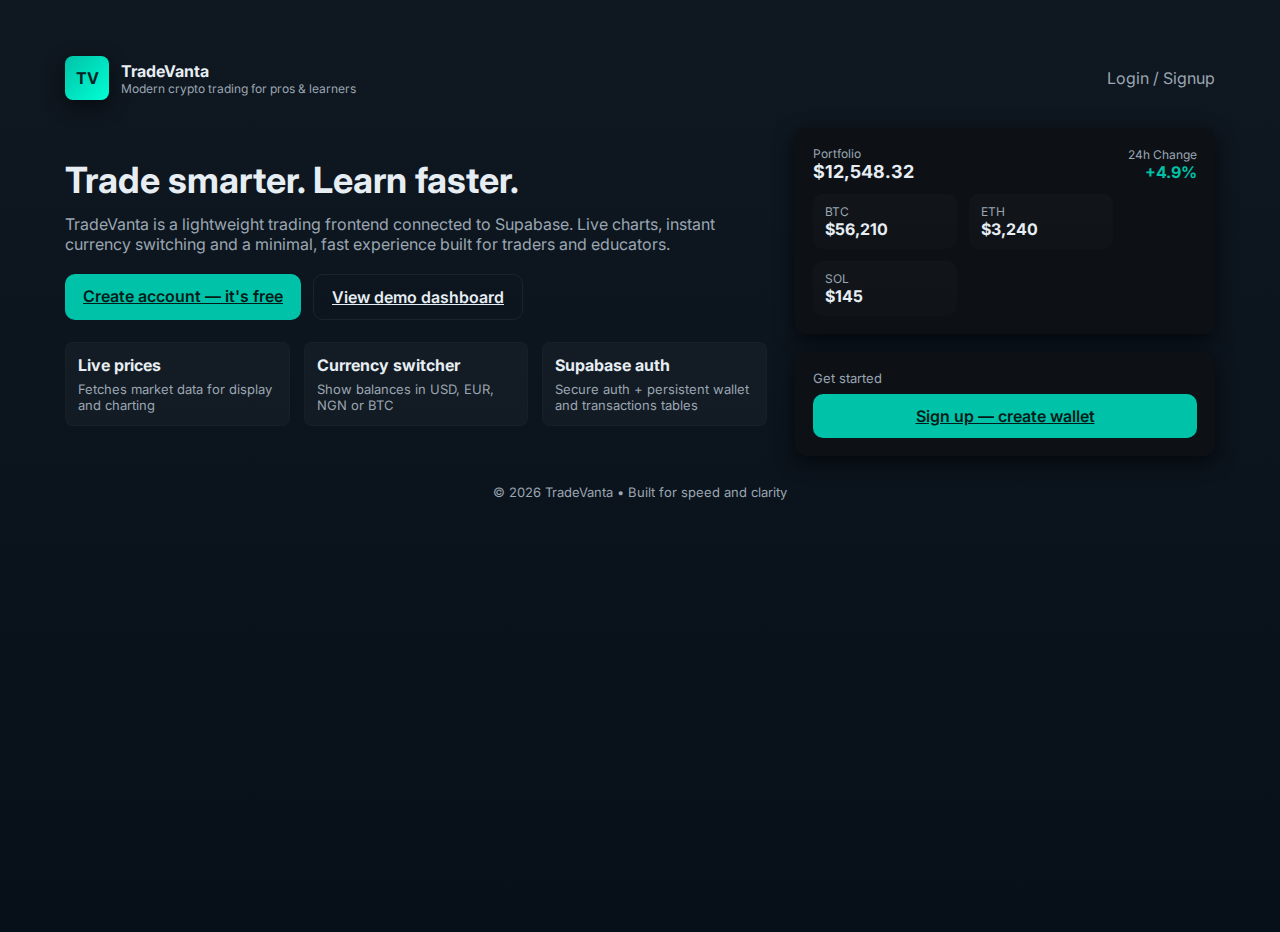
<file: index.html>
<!doctype html>
<html lang="en">
<head>
<meta charset="utf-8" />
<meta name="viewport" content="width=device-width,initial-scale=1" />
<title>TradeVanta — Modern Crypto Trading</title>
<!-- Fonts & icons -->
<link rel="preconnect" href="https://fonts.googleapis.com">
<link href="https://fonts.googleapis.com/css2?family=Inter:wght@300;400;600;700&display=swap" rel="stylesheet">

<style>
  :root{
    --bg:#0f1720;
    --card:#0d1116;
    --muted:#9aa6b2;
    --accent:#00c2a8;
    --accent2:#ff8a4b;
    --strong:#e6eef3;
    --glass: rgba(255,255,255,0.03);
  }
  html,body{height:100%;margin:0;font-family:Inter,system-ui,-apple-system,Segoe UI,Roboto,"Helvetica Neue",Arial;color:var(--strong);background:linear-gradient(180deg,var(--bg),#071018);-webkit-font-smoothing:antialiased}
  .container{max-width:1150px;margin:32px auto;padding:24px}
  header{display:flex;align-items:center;justify-content:space-between;margin-bottom:28px}
  .brand{display:flex;align-items:center;gap:12px}
  .logo{width:44px;height:44px;border-radius:8px;background:linear-gradient(135deg,var(--accent),#00ffd5);display:flex;align-items:center;justify-content:center;font-weight:700;color:#022;box-shadow:0 6px 18px rgba(0,0,0,0.5)}
  .nav a{color:var(--muted);text-decoration:none;margin-left:18px}
  .hero{display:grid;grid-template-columns:1fr 420px;gap:28px;align-items:center}
  .hero h1{font-size:36px;margin:0 0 12px}
  .hero p{color:var(--muted);margin:0 0 20px}
  .cta{display:flex;gap:12px}
  .btn{padding:12px 18px;border-radius:10px;border:none;cursor:pointer;font-weight:600}
  .btn-primary{background:var(--accent);color:#021b18}
  .btn-ghost{background:transparent;border:1px solid rgba(255,255,255,0.06);color:var(--strong)}
  .card{background:var(--card);border-radius:12px;padding:18px;box-shadow:0 6px 20px rgba(0,0,0,0.6)}
  .features{display:grid;grid-template-columns:repeat(3,1fr);gap:14px;margin-top:24px}
  .feature{padding:12px;border-radius:8px;background:var(--glass);border:1px solid rgba(255,255,255,0.02)}
  .footer{color:var(--muted);font-size:13px;margin-top:28px;text-align:center}
  .price-row{display:flex;gap:12px;flex-wrap:wrap}
  .ticker{padding:10px 12px;border-radius:10px;background:linear-gradient(180deg, rgba(255,255,255,0.02), rgba(255,255,255,0.01));min-width:120px}
</style>
</head>
<body>
  <div class="container">
    <header>
      <div class="brand">
        <div class="logo">TV</div>
        <div>
          <div style="font-weight:700">TradeVanta</div>
          <div style="font-size:12px;color:var(--muted)">Modern crypto trading for pros & learners</div>
        </div>
      </div>
      <nav class="nav">
        <a href="auth.html">Login / Signup</a>
      </nav>
    </header>

    <main class="hero">
      <section>
        <h1>Trade smarter. Learn faster.</h1>
        <p>TradeVanta is a lightweight trading frontend connected to Supabase. Live charts, instant currency switching and a minimal, fast experience built for traders and educators.</p>
        <div class="cta">
          <a class="btn btn-primary" href="auth.html">Create account — it's free</a>
          <a class="btn btn-ghost" href="dashboard.html">View demo dashboard</a>
        </div>

        <div class="features" style="margin-top:22px">
          <div class="feature">
            <strong>Live prices</strong>
            <div style="color:var(--muted);font-size:13px;margin-top:6px">Fetches market data for display and charting</div>
          </div>
          <div class="feature">
            <strong>Currency switcher</strong>
            <div style="color:var(--muted);font-size:13px;margin-top:6px">Show balances in USD, EUR, NGN or BTC</div>
          </div>
          <div class="feature">
            <strong>Supabase auth</strong>
            <div style="color:var(--muted);font-size:13px;margin-top:6px">Secure auth + persistent wallet and transactions tables</div>
          </div>
        </div>
      </section>

      <aside>
        <div class="card">
          <div style="display:flex;justify-content:space-between;align-items:center;margin-bottom:12px">
            <div>
              <div style="font-size:12px;color:var(--muted)">Portfolio</div>
              <div style="font-weight:700;font-size:18px">$12,548.32</div>
            </div>
            <div style="text-align:right">
              <div style="font-size:12px;color:var(--muted)">24h Change</div>
              <div style="color:var(--accent);font-weight:700">+4.9%</div>
            </div>
          </div>

          <div class="price-row">
            <div class="ticker">
              <div style="font-size:12px;color:var(--muted)">BTC</div>
              <div style="font-weight:700">$56,210</div>
            </div>
            <div class="ticker">
              <div style="font-size:12px;color:var(--muted)">ETH</div>
              <div style="font-weight:700">$3,240</div>
            </div>
            <div class="ticker">
              <div style="font-size:12px;color:var(--muted)">SOL</div>
              <div style="font-weight:700">$145</div>
            </div>
          </div>
        </div>

        <div style="height:18px"></div>

        <div class="card">
          <div style="font-size:13px;color:var(--muted);margin-bottom:8px">Get started</div>
          <a class="btn btn-primary" style="display:block;text-align:center" href="auth.html">Sign up — create wallet</a>
        </div>
      </aside>
    </main>

    <div class="footer">© <span id="year"></span> TradeVanta • Built for speed and clarity</div>
  </div>

<script>
  document.getElementById('year').textContent = new Date().getFullYear();
</script>
</body>
</html>
</file>
